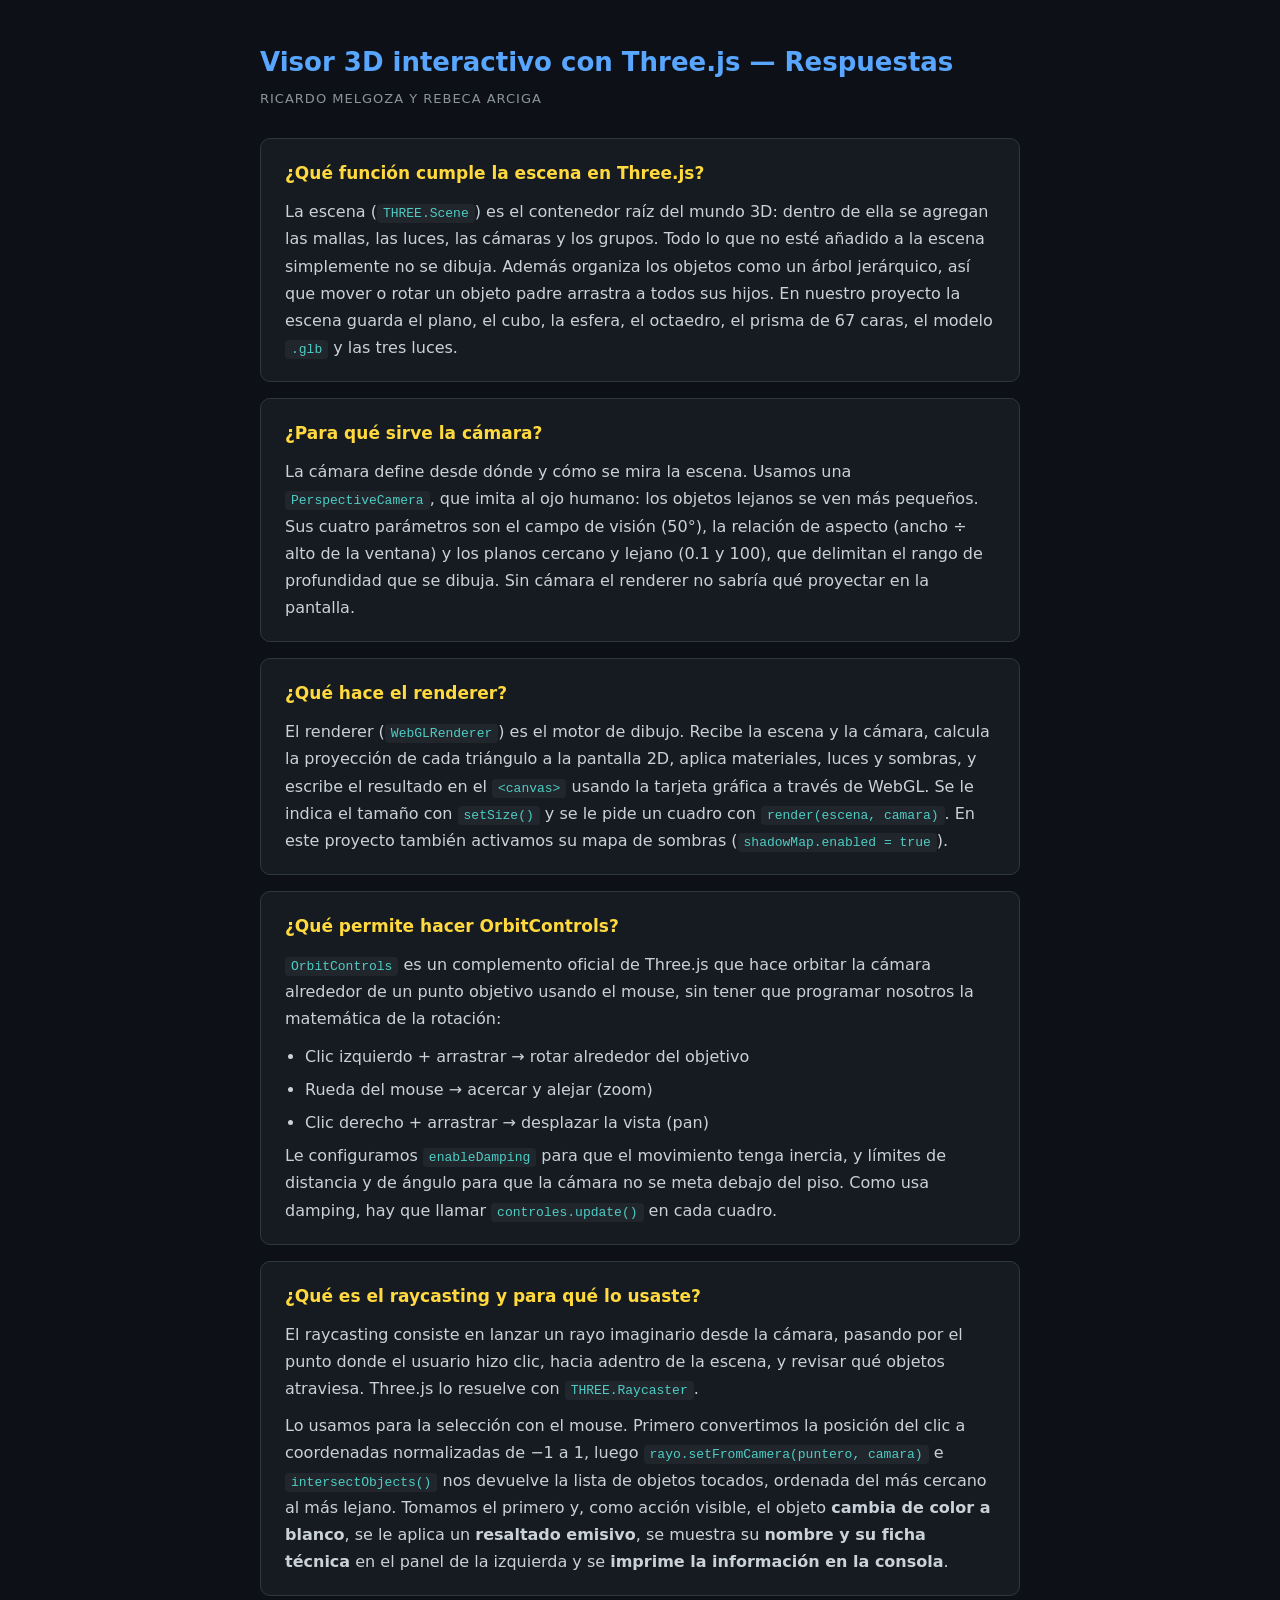
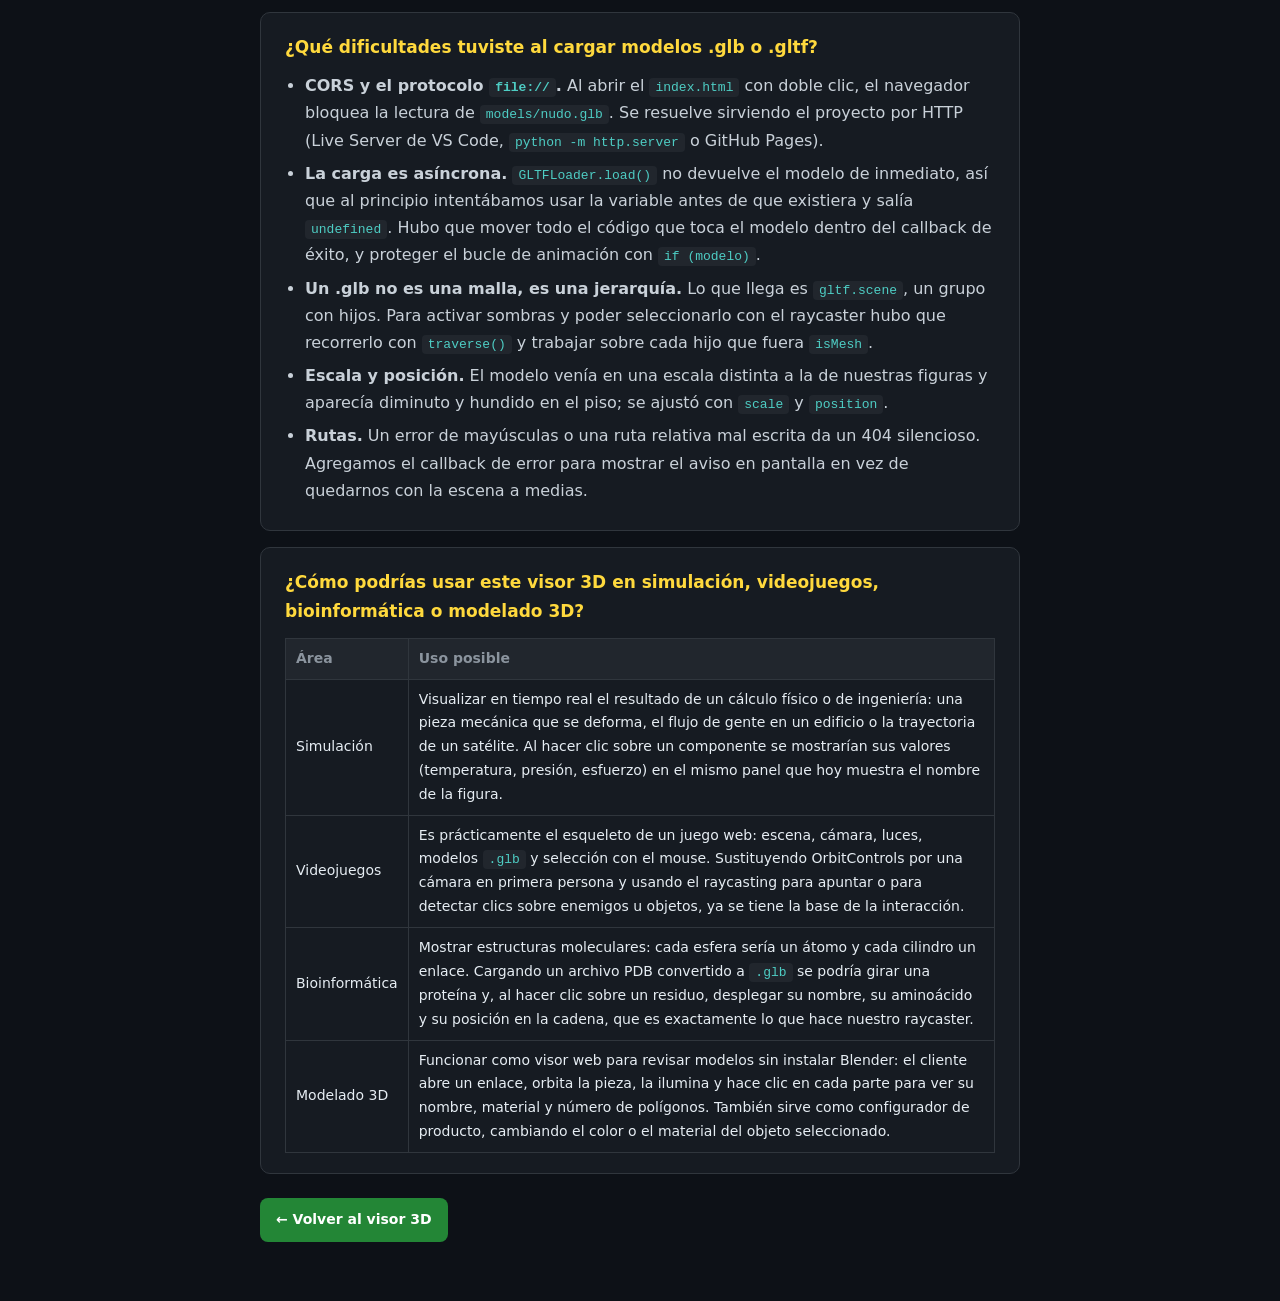
<file: respuestas.html>
<!DOCTYPE html>
<html lang="es">
<head>
    <meta charset="UTF-8">
    <meta name="viewport" content="width=device-width, initial-scale=1.0">
    <title>Respuestas — Visor 3D interactivo con Three.js</title>
    <style>
        * { margin: 0; padding: 0; box-sizing: border-box; }

        body {
            font-family: system-ui, "Segoe UI", Arial, sans-serif;
            background: #0d1117;
            color: #e6edf3;
            line-height: 1.7;
            padding: 40px 20px 60px;
        }

        main { max-width: 760px; margin: 0 auto; }

        h1 { font-size: 26px; color: #58a6ff; margin-bottom: 4px; }

        .autores {
            font-size: 13px;
            letter-spacing: 1px;
            color: #8b949e;
            margin-bottom: 28px;
        }

        section {
            background: #161b22;
            border: 1px solid #30363d;
            border-radius: 10px;
            padding: 20px 24px;
            margin-bottom: 16px;
        }

        h2 { font-size: 17px; color: #ffd93d; margin-bottom: 10px; }

        p { color: #c9d1d9; }
        p + p { margin-top: 10px; }

        ul { margin: 10px 0 0 20px; color: #c9d1d9; }
        li { margin-bottom: 6px; }

        code {
            background: #21262d;
            padding: 2px 6px;
            border-radius: 4px;
            font-size: 13px;
            color: #4ecdc4;
        }

        table {
            width: 100%;
            border-collapse: collapse;
            margin-top: 12px;
            font-size: 14px;
        }

        th, td { border: 1px solid #30363d; padding: 8px 10px; text-align: left; }
        th { background: #21262d; color: #8b949e; }

        a.volver {
            display: inline-block;
            margin-top: 8px;
            padding: 10px 16px;
            background: #238636;
            color: #fff;
            text-decoration: none;
            border-radius: 8px;
            font-size: 14px;
            font-weight: 600;
        }

        a.volver:hover { background: #2ea043; }
    </style>
</head>
<body>
<main>

    <h1>Visor 3D interactivo con Three.js — Respuestas</h1>
    <p class="autores">RICARDO MELGOZA Y REBECA ARCIGA</p>

    <section>
        <h2>¿Qué función cumple la escena en Three.js?</h2>
        <p>
            La escena (<code>THREE.Scene</code>) es el contenedor raíz del mundo 3D: dentro de
            ella se agregan las mallas, las luces, las cámaras y los grupos. Todo lo que no esté
            añadido a la escena simplemente no se dibuja. Además organiza los objetos como un
            árbol jerárquico, así que mover o rotar un objeto padre arrastra a todos sus hijos.
            En nuestro proyecto la escena guarda el plano, el cubo, la esfera, el octaedro,
            el prisma de 67 caras, el modelo <code>.glb</code> y las tres luces.
        </p>
    </section>

    <section>
        <h2>¿Para qué sirve la cámara?</h2>
        <p>
            La cámara define desde dónde y cómo se mira la escena. Usamos una
            <code>PerspectiveCamera</code>, que imita al ojo humano: los objetos lejanos se ven
            más pequeños. Sus cuatro parámetros son el campo de visión (50°), la relación de
            aspecto (ancho ÷ alto de la ventana) y los planos cercano y lejano (0.1 y 100), que
            delimitan el rango de profundidad que se dibuja. Sin cámara el renderer no sabría
            qué proyectar en la pantalla.
        </p>
    </section>

    <section>
        <h2>¿Qué hace el renderer?</h2>
        <p>
            El renderer (<code>WebGLRenderer</code>) es el motor de dibujo. Recibe la escena y la
            cámara, calcula la proyección de cada triángulo a la pantalla 2D, aplica materiales,
            luces y sombras, y escribe el resultado en el <code>&lt;canvas&gt;</code> usando la
            tarjeta gráfica a través de WebGL. Se le indica el tamaño con <code>setSize()</code> y
            se le pide un cuadro con <code>render(escena, camara)</code>. En este proyecto también
            activamos su mapa de sombras (<code>shadowMap.enabled = true</code>).
        </p>
    </section>

    <section>
        <h2>¿Qué permite hacer OrbitControls?</h2>
        <p>
            <code>OrbitControls</code> es un complemento oficial de Three.js que hace orbitar la
            cámara alrededor de un punto objetivo usando el mouse, sin tener que programar nosotros
            la matemática de la rotación:
        </p>
        <ul>
            <li>Clic izquierdo + arrastrar → rotar alrededor del objetivo</li>
            <li>Rueda del mouse → acercar y alejar (zoom)</li>
            <li>Clic derecho + arrastrar → desplazar la vista (pan)</li>
        </ul>
        <p>
            Le configuramos <code>enableDamping</code> para que el movimiento tenga inercia,
            y límites de distancia y de ángulo para que la cámara no se meta debajo del piso.
            Como usa damping, hay que llamar <code>controles.update()</code> en cada cuadro.
        </p>
    </section>

    <section>
        <h2>¿Qué es el raycasting y para qué lo usaste?</h2>
        <p>
            El raycasting consiste en lanzar un rayo imaginario desde la cámara, pasando por el
            punto donde el usuario hizo clic, hacia adentro de la escena, y revisar qué objetos
            atraviesa. Three.js lo resuelve con <code>THREE.Raycaster</code>.
        </p>
        <p>
            Lo usamos para la selección con el mouse. Primero convertimos la posición del clic a
            coordenadas normalizadas de −1 a 1, luego <code>rayo.setFromCamera(puntero, camara)</code>
            e <code>intersectObjects()</code> nos devuelve la lista de objetos tocados, ordenada del
            más cercano al más lejano. Tomamos el primero y, como acción visible, el objeto
            <strong>cambia de color a blanco</strong>, se le aplica un <strong>resaltado emisivo</strong>,
            se muestra su <strong>nombre y su ficha técnica</strong> en el panel de la izquierda y se
            <strong>imprime la información en la consola</strong>.
        </p>
    </section>

    <section>
        <h2>¿Qué dificultades tuviste al cargar modelos .glb o .gltf?</h2>
        <ul>
            <li>
                <strong>CORS y el protocolo <code>file://</code>.</strong> Al abrir el
                <code>index.html</code> con doble clic, el navegador bloquea la lectura de
                <code>models/nudo.glb</code>. Se resuelve sirviendo el proyecto por HTTP
                (Live Server de VS Code, <code>python -m http.server</code> o GitHub Pages).
            </li>
            <li>
                <strong>La carga es asíncrona.</strong> <code>GLTFLoader.load()</code> no
                devuelve el modelo de inmediato, así que al principio intentábamos usar la
                variable antes de que existiera y salía <code>undefined</code>. Hubo que mover
                todo el código que toca el modelo dentro del callback de éxito, y proteger el
                bucle de animación con <code>if (modelo)</code>.
            </li>
            <li>
                <strong>Un .glb no es una malla, es una jerarquía.</strong> Lo que llega es
                <code>gltf.scene</code>, un grupo con hijos. Para activar sombras y poder
                seleccionarlo con el raycaster hubo que recorrerlo con <code>traverse()</code>
                y trabajar sobre cada hijo que fuera <code>isMesh</code>.
            </li>
            <li>
                <strong>Escala y posición.</strong> El modelo venía en una escala distinta a la
                de nuestras figuras y aparecía diminuto y hundido en el piso; se ajustó con
                <code>scale</code> y <code>position</code>.
            </li>
            <li>
                <strong>Rutas.</strong> Un error de mayúsculas o una ruta relativa mal escrita
                da un 404 silencioso. Agregamos el callback de error para mostrar el aviso en
                pantalla en vez de quedarnos con la escena a medias.
            </li>
        </ul>
    </section>

    <section>
        <h2>¿Cómo podrías usar este visor 3D en simulación, videojuegos, bioinformática o modelado 3D?</h2>
        <table>
            <tr><th>Área</th><th>Uso posible</th></tr>
            <tr>
                <td>Simulación</td>
                <td>
                    Visualizar en tiempo real el resultado de un cálculo físico o de ingeniería:
                    una pieza mecánica que se deforma, el flujo de gente en un edificio o la
                    trayectoria de un satélite. Al hacer clic sobre un componente se mostrarían
                    sus valores (temperatura, presión, esfuerzo) en el mismo panel que hoy
                    muestra el nombre de la figura.
                </td>
            </tr>
            <tr>
                <td>Videojuegos</td>
                <td>
                    Es prácticamente el esqueleto de un juego web: escena, cámara, luces, modelos
                    <code>.glb</code> y selección con el mouse. Sustituyendo OrbitControls por una
                    cámara en primera persona y usando el raycasting para apuntar o para detectar
                    clics sobre enemigos u objetos, ya se tiene la base de la interacción.
                </td>
            </tr>
            <tr>
                <td>Bioinformática</td>
                <td>
                    Mostrar estructuras moleculares: cada esfera sería un átomo y cada cilindro un
                    enlace. Cargando un archivo PDB convertido a <code>.glb</code> se podría girar
                    una proteína y, al hacer clic sobre un residuo, desplegar su nombre, su
                    aminoácido y su posición en la cadena, que es exactamente lo que hace nuestro
                    raycaster.
                </td>
            </tr>
            <tr>
                <td>Modelado 3D</td>
                <td>
                    Funcionar como visor web para revisar modelos sin instalar Blender: el cliente
                    abre un enlace, orbita la pieza, la ilumina y hace clic en cada parte para ver
                    su nombre, material y número de polígonos. También sirve como configurador de
                    producto, cambiando el color o el material del objeto seleccionado.
                </td>
            </tr>
        </table>
    </section>

    <a class="volver" href="index.html">← Volver al visor 3D</a>

</main>
</body>
</html>
</file>
